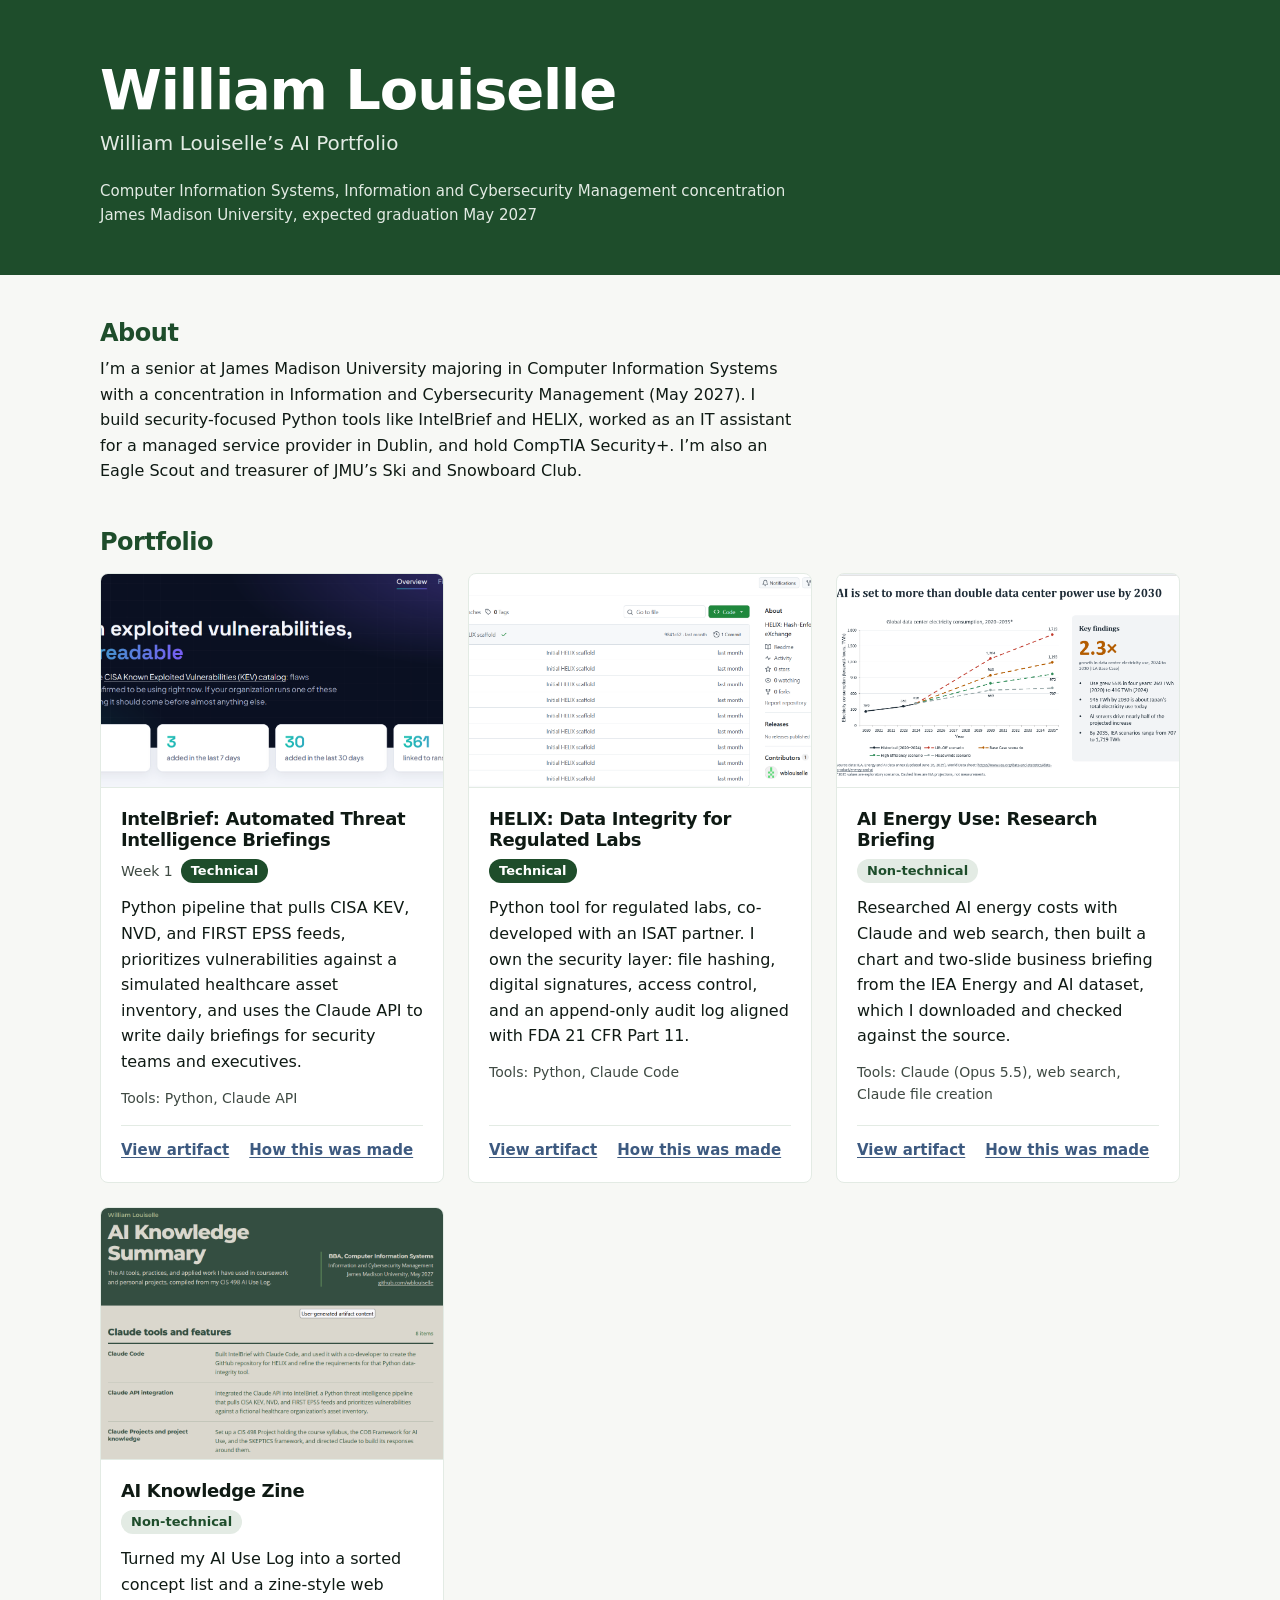
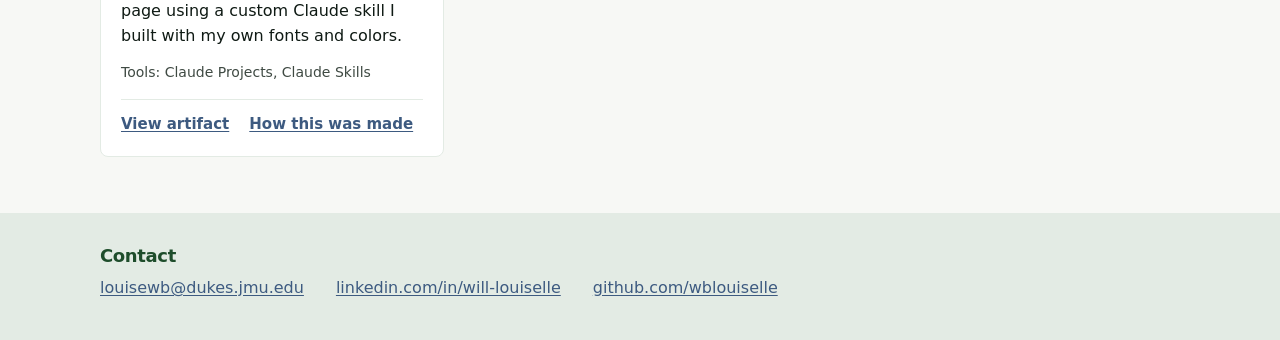
<file: index.html>
<!DOCTYPE html>
<html lang="en">
<head>
  <meta charset="UTF-8">
  <meta name="viewport" content="width=device-width, initial-scale=1">
  <meta name="description" content="Portfolio of William Louiselle, a Computer Information Systems major at James Madison University with a concentration in Information and Cybersecurity Management.">
  <title>William Louiselle | Portfolio</title>
  <link rel="stylesheet" href="style.css">
</head>
<body>
  <a class="skip-link" href="#main">Skip to content</a>

  <header class="site-header">
    <div class="container">
      <h1 class="site-name">William Louiselle</h1>
      <p class="tagline">William Louiselle’s AI Portfolio</p>
      <p class="program">Computer Information Systems, Information and Cybersecurity Management concentration<br>James Madison University, expected graduation May 2027</p>
    </div>
  </header>

  <main id="main">
    <section class="about container" aria-labelledby="about-heading">
      <h2 id="about-heading">About</h2>
      <p>I’m a senior at James Madison University majoring in Computer Information Systems with a concentration in Information and Cybersecurity Management (May 2027). I build security-focused Python tools like IntelBrief and HELIX, worked as an IT assistant for a managed service provider in Dublin, and hold CompTIA Security+. I’m also an Eagle Scout and treasurer of JMU’s Ski and Snowboard Club.</p>
    </section>

    <section class="portfolio container" aria-labelledby="portfolio-heading">
      <h2 id="portfolio-heading">Portfolio</h2>
      <ul id="card-grid" class="card-grid"></ul>
      <noscript><p>Turn on JavaScript to see the portfolio cards.</p></noscript>
    </section>
  </main>

  <footer class="site-footer">
    <div class="container">
      <h2 class="footer-heading">Contact</h2>
      <ul class="contact-list">
        <li><a href="mailto:louisewb@dukes.jmu.edu">louisewb@dukes.jmu.edu</a></li>
        <li><a href="https://www.linkedin.com/in/will-louiselle" target="_blank" rel="noopener noreferrer">linkedin.com/in/will-louiselle</a></li>
        <li><a href="https://github.com/wblouiselle" target="_blank" rel="noopener noreferrer">github.com/wblouiselle</a></li>
      </ul>
    </div>
  </footer>

  <script src="portfolio-data.js"></script>
  <script src="script.js"></script>
</body>
</html>
</file>
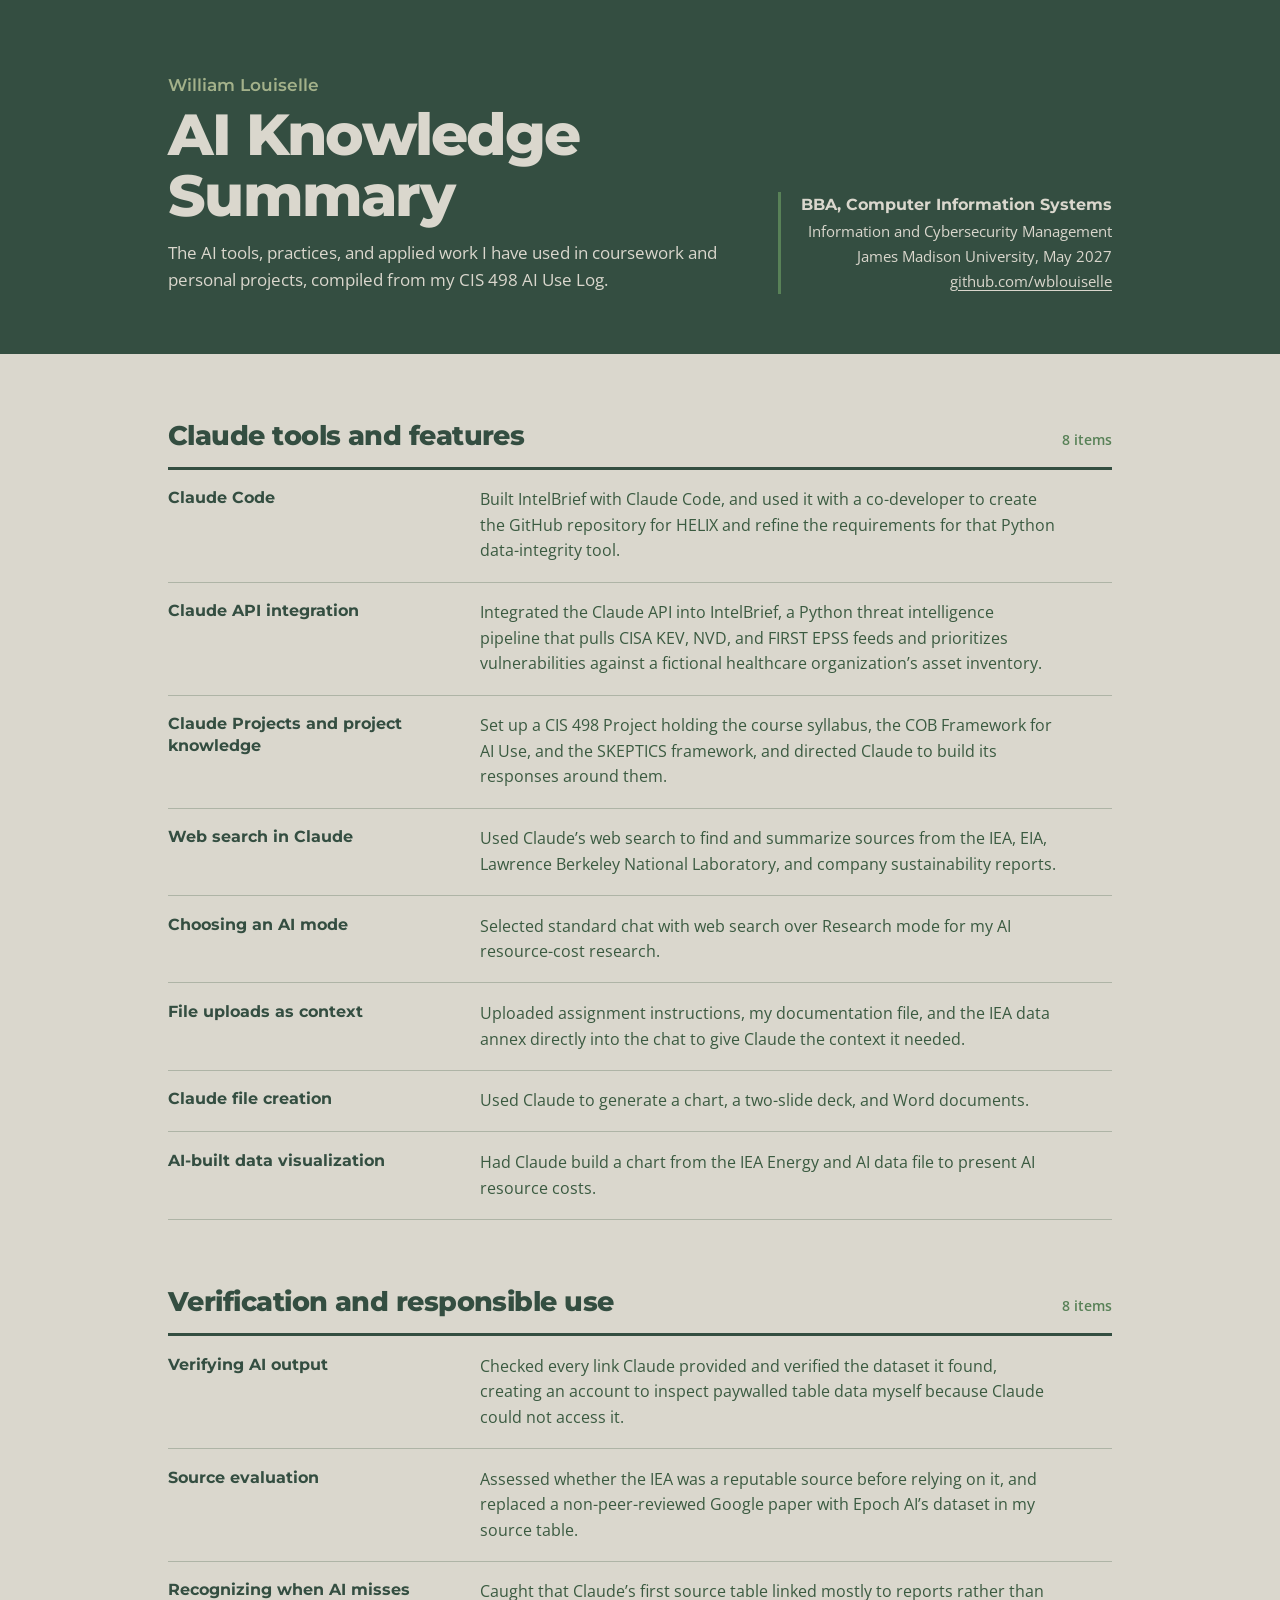
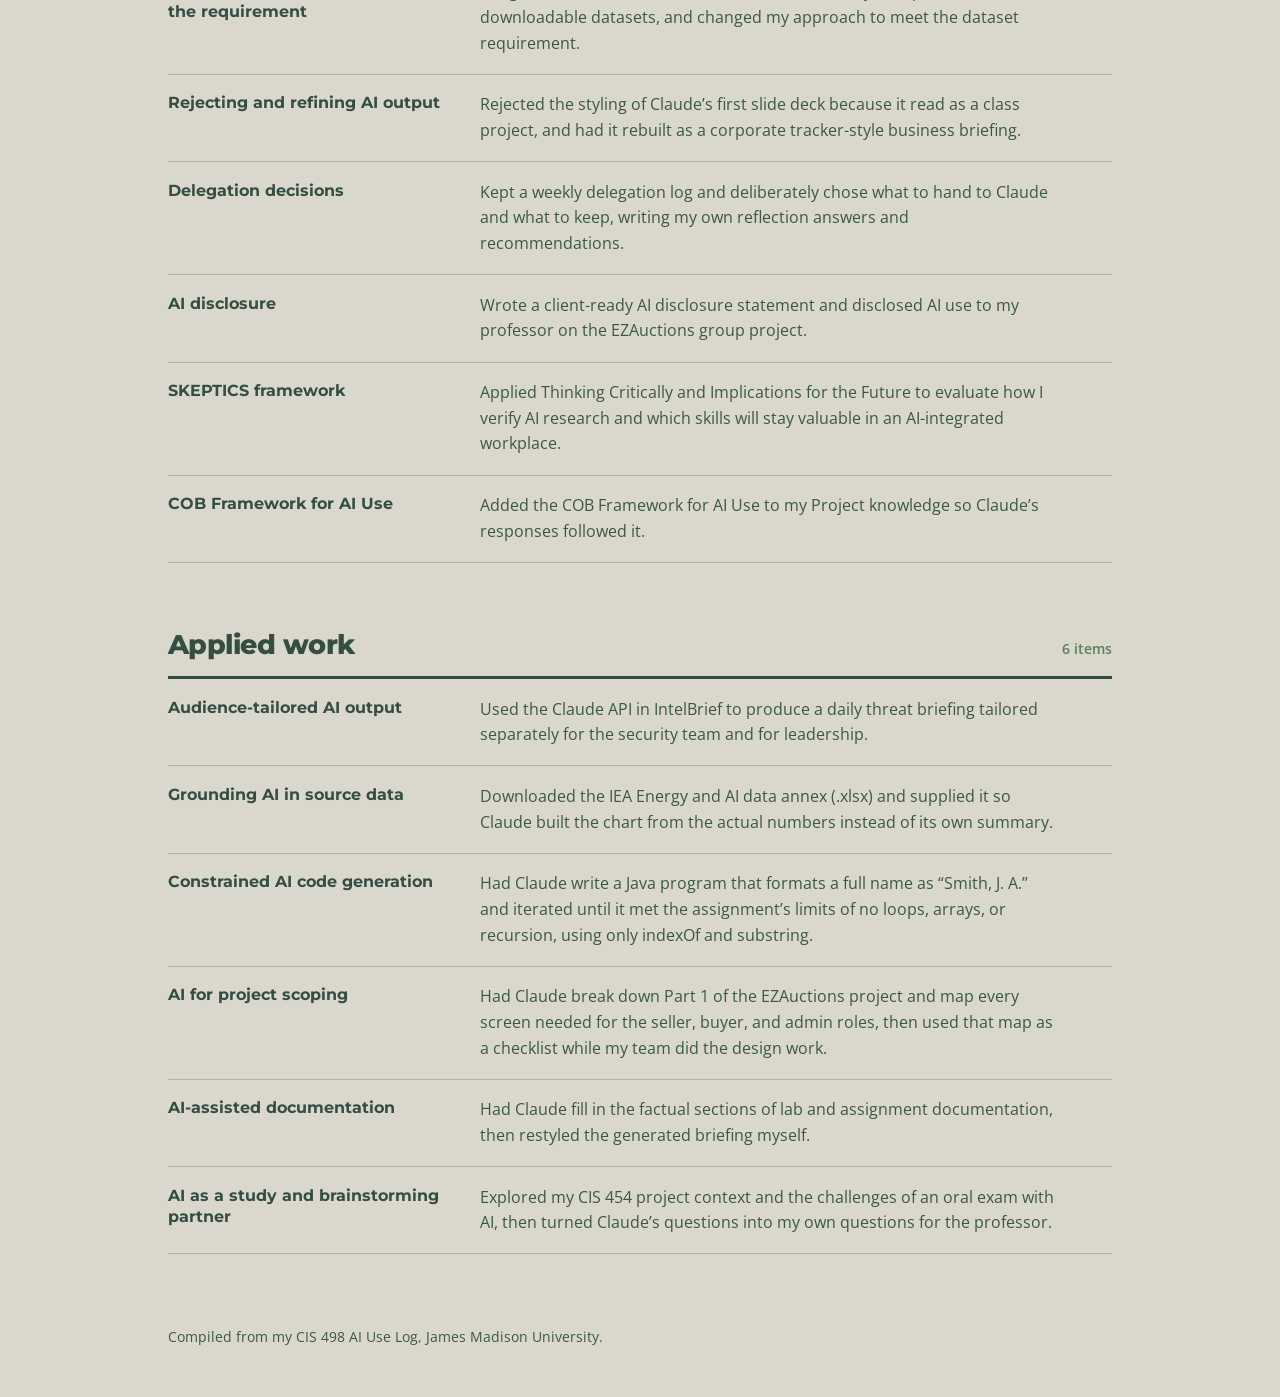
<file: artifacts/AI Knowledge Summary – William Louiselle.html>
<!DOCTYPE html>
<html lang="en">
<head>
<meta charset="UTF-8">
<meta name="viewport" content="width=device-width, initial-scale=1, viewport-fit=cover">
<title>AI Knowledge Summary – William Louiselle</title>
<link rel="preconnect" href="https://fonts.googleapis.com">
<link rel="preconnect" href="https://fonts.gstatic.com" crossorigin>
<link href="https://fonts.googleapis.com/css2?family=Montserrat:wght@600;700;800&family=Open+Sans:wght@400;600&display=swap" rel="stylesheet">
<style>
  :root {
    --dust-grey:    #dad7cd;
    --dry-sage:     #a3b18a;
    --fern:         #588157;
    --hunter-green: #3a5a40;
    --pine-teal:    #344e41;

    --bg: var(--dust-grey);
    --text: var(--hunter-green);
    --heading: var(--pine-teal);
    --rule: rgba(58, 90, 64, 0.28);
    --accent: var(--fern);
    --band: var(--pine-teal);
    --band-text: var(--dust-grey);
    --band-sub: var(--dry-sage);

    --head: 'Montserrat', 'Arial Black', Arial, sans-serif;
    --body: 'Open Sans', Arial, Helvetica, sans-serif;

    color-scheme: light;
    box-sizing: border-box;
    padding-top: env(safe-area-inset-top, 0px);
    padding-bottom: env(safe-area-inset-bottom, 0px);
  }
  @media (prefers-color-scheme: dark) {
    :root:not([data-theme="light"]) {
      --bg: var(--pine-teal);
      --text: var(--dust-grey);
      --heading: var(--dust-grey);
      --rule: rgba(163, 177, 138, 0.3);
      --accent: var(--dry-sage);
      --band: var(--hunter-green);
      color-scheme: dark;
    }
  }
  :root[data-theme="dark"] {
    --bg: var(--pine-teal);
    --text: var(--dust-grey);
    --heading: var(--dust-grey);
    --rule: rgba(163, 177, 138, 0.3);
    --accent: var(--dry-sage);
    --band: var(--hunter-green);
    color-scheme: dark;
  }

  *, *::before, *::after { box-sizing: inherit; }
  html { scroll-padding-top: env(safe-area-inset-top, 0px); }
  body {
    margin: 0;
    background: var(--bg);
    color: var(--text);
    font-family: var(--body);
    font-size: 1rem;
    line-height: 1.6;
  }
  a { color: inherit; text-underline-offset: 3px; }
  a:focus-visible { outline: 2px solid var(--band-sub); outline-offset: 3px; }

  .wrap { max-width: 1040px; margin: 0 auto; padding: 0 clamp(1.25rem, 5vw, 3rem); }

  /* Header */
  header { background: var(--band); color: var(--band-text); }
  header .wrap {
    padding-top: clamp(2.5rem, 6vw, 4.5rem);
    padding-bottom: clamp(2.25rem, 5vw, 3.75rem);
    display: grid;
    grid-template-columns: 1fr auto;
    gap: 1.5rem 3rem;
    align-items: end;
  }
  .name {
    margin: 0;
    font-family: var(--head);
    font-weight: 600;
    font-size: 1.05rem;
    color: var(--band-sub);
  }
  h1 {
    margin: 0.35rem 0 0.9rem;
    font-family: var(--head);
    font-weight: 800;
    font-size: clamp(2.1rem, 6vw, 3.6rem);
    line-height: 1.05;
    letter-spacing: -0.03em;
  }
  .intro { margin: 0; max-width: 56ch; font-size: 1.05rem; }
  .meta {
    margin: 0;
    font-size: 0.92rem;
    line-height: 1.7;
    text-align: right;
    border-left: 3px solid var(--fern);
    padding-left: 1.25rem;
  }
  .meta strong { font-family: var(--head); font-weight: 700; display: block; font-size: 0.98rem; }

  /* Sections */
  main .wrap { padding-top: clamp(2.5rem, 5vw, 3.75rem); padding-bottom: 3rem; }
  section + section { margin-top: clamp(2.75rem, 5vw, 3.75rem); }
  .section-head {
    display: flex;
    align-items: baseline;
    justify-content: space-between;
    gap: 1rem;
    border-bottom: 3px solid var(--heading);
    padding-bottom: 0.6rem;
  }
  h2 {
    margin: 0;
    font-family: var(--head);
    font-weight: 800;
    font-size: clamp(1.35rem, 3vw, 1.7rem);
    letter-spacing: -0.02em;
    color: var(--heading);
  }
  .count { font-size: 0.9rem; color: var(--accent); font-weight: 600; white-space: nowrap; }

  dl { margin: 0; }
  .item {
    display: grid;
    grid-template-columns: minmax(0, 17rem) minmax(0, 1fr);
    gap: 0.35rem 2.5rem;
    padding: 1.1rem 0;
    border-bottom: 1px solid var(--rule);
  }
  dt {
    font-family: var(--head);
    font-weight: 700;
    font-size: 1rem;
    line-height: 1.35;
    color: var(--heading);
  }
  dd { margin: 0; max-width: 64ch; }

  footer .wrap {
    padding-top: 1.5rem;
    padding-bottom: 3rem;
    font-size: 0.88rem;
    color: var(--text);
  }

  @media (max-width: 720px) {
    header .wrap { grid-template-columns: 1fr; }
    .meta { text-align: left; }
    .item { grid-template-columns: 1fr; }
  }
</style>
</head>
<body>

<header>
  <div class="wrap">
    <div>
      <p class="name">William Louiselle</p>
      <h1>AI Knowledge Summary</h1>
      <p class="intro">The AI tools, practices, and applied work I have used in coursework and personal projects, compiled from my CIS 498 AI Use Log.</p>
    </div>
    <p class="meta">
      <strong>BBA, Computer Information Systems</strong>
      Information and Cybersecurity Management<br>
      James Madison University, May 2027<br>
      <a href="https://github.com/wblouiselle" target="_blank" rel="noopener">github.com/wblouiselle</a>
    </p>
  </div>
</header>

<main>
  <div class="wrap">

    <section aria-labelledby="s1">
      <div class="section-head"><h2 id="s1">Claude tools and features</h2><span class="count">8 items</span></div>
      <dl>
        <div class="item"><dt>Claude Code</dt><dd>Built IntelBrief with Claude Code, and used it with a co-developer to create the GitHub repository for HELIX and refine the requirements for that Python data-integrity tool.</dd></div>
        <div class="item"><dt>Claude API integration</dt><dd>Integrated the Claude API into IntelBrief, a Python threat intelligence pipeline that pulls CISA KEV, NVD, and FIRST EPSS feeds and prioritizes vulnerabilities against a fictional healthcare organization’s asset inventory.</dd></div>
        <div class="item"><dt>Claude Projects and project knowledge</dt><dd>Set up a CIS 498 Project holding the course syllabus, the COB Framework for AI Use, and the SKEPTICS framework, and directed Claude to build its responses around them.</dd></div>
        <div class="item"><dt>Web search in Claude</dt><dd>Used Claude’s web search to find and summarize sources from the IEA, EIA, Lawrence Berkeley National Laboratory, and company sustainability reports.</dd></div>
        <div class="item"><dt>Choosing an AI mode</dt><dd>Selected standard chat with web search over Research mode for my AI resource-cost research.</dd></div>
        <div class="item"><dt>File uploads as context</dt><dd>Uploaded assignment instructions, my documentation file, and the IEA data annex directly into the chat to give Claude the context it needed.</dd></div>
        <div class="item"><dt>Claude file creation</dt><dd>Used Claude to generate a chart, a two-slide deck, and Word documents.</dd></div>
        <div class="item"><dt>AI-built data visualization</dt><dd>Had Claude build a chart from the IEA Energy and AI data file to present AI resource costs.</dd></div>
      </dl>
    </section>

    <section aria-labelledby="s2">
      <div class="section-head"><h2 id="s2">Verification and responsible use</h2><span class="count">8 items</span></div>
      <dl>
        <div class="item"><dt>Verifying AI output</dt><dd>Checked every link Claude provided and verified the dataset it found, creating an account to inspect paywalled table data myself because Claude could not access it.</dd></div>
        <div class="item"><dt>Source evaluation</dt><dd>Assessed whether the IEA was a reputable source before relying on it, and replaced a non-peer-reviewed Google paper with Epoch AI’s dataset in my source table.</dd></div>
        <div class="item"><dt>Recognizing when AI misses the requirement</dt><dd>Caught that Claude’s first source table linked mostly to reports rather than downloadable datasets, and changed my approach to meet the dataset requirement.</dd></div>
        <div class="item"><dt>Rejecting and refining AI output</dt><dd>Rejected the styling of Claude’s first slide deck because it read as a class project, and had it rebuilt as a corporate tracker-style business briefing.</dd></div>
        <div class="item"><dt>Delegation decisions</dt><dd>Kept a weekly delegation log and deliberately chose what to hand to Claude and what to keep, writing my own reflection answers and recommendations.</dd></div>
        <div class="item"><dt>AI disclosure</dt><dd>Wrote a client-ready AI disclosure statement and disclosed AI use to my professor on the EZAuctions group project.</dd></div>
        <div class="item"><dt>SKEPTICS framework</dt><dd>Applied Thinking Critically and Implications for the Future to evaluate how I verify AI research and which skills will stay valuable in an AI-integrated workplace.</dd></div>
        <div class="item"><dt>COB Framework for AI Use</dt><dd>Added the COB Framework for AI Use to my Project knowledge so Claude’s responses followed it.</dd></div>
      </dl>
    </section>

    <section aria-labelledby="s3">
      <div class="section-head"><h2 id="s3">Applied work</h2><span class="count">6 items</span></div>
      <dl>
        <div class="item"><dt>Audience-tailored AI output</dt><dd>Used the Claude API in IntelBrief to produce a daily threat briefing tailored separately for the security team and for leadership.</dd></div>
        <div class="item"><dt>Grounding AI in source data</dt><dd>Downloaded the IEA Energy and AI data annex (.xlsx) and supplied it so Claude built the chart from the actual numbers instead of its own summary.</dd></div>
        <div class="item"><dt>Constrained AI code generation</dt><dd>Had Claude write a Java program that formats a full name as “Smith, J. A.” and iterated until it met the assignment’s limits of no loops, arrays, or recursion, using only indexOf and substring.</dd></div>
        <div class="item"><dt>AI for project scoping</dt><dd>Had Claude break down Part 1 of the EZAuctions project and map every screen needed for the seller, buyer, and admin roles, then used that map as a checklist while my team did the design work.</dd></div>
        <div class="item"><dt>AI-assisted documentation</dt><dd>Had Claude fill in the factual sections of lab and assignment documentation, then restyled the generated briefing myself.</dd></div>
        <div class="item"><dt>AI as a study and brainstorming partner</dt><dd>Explored my CIS 454 project context and the challenges of an oral exam with AI, then turned Claude’s questions into my own questions for the professor.</dd></div>
      </dl>
    </section>

  </div>
</main>

<footer>
  <div class="wrap">Compiled from my CIS 498 AI Use Log, James Madison University.</div>
</footer>

</body>
</html>
</file>
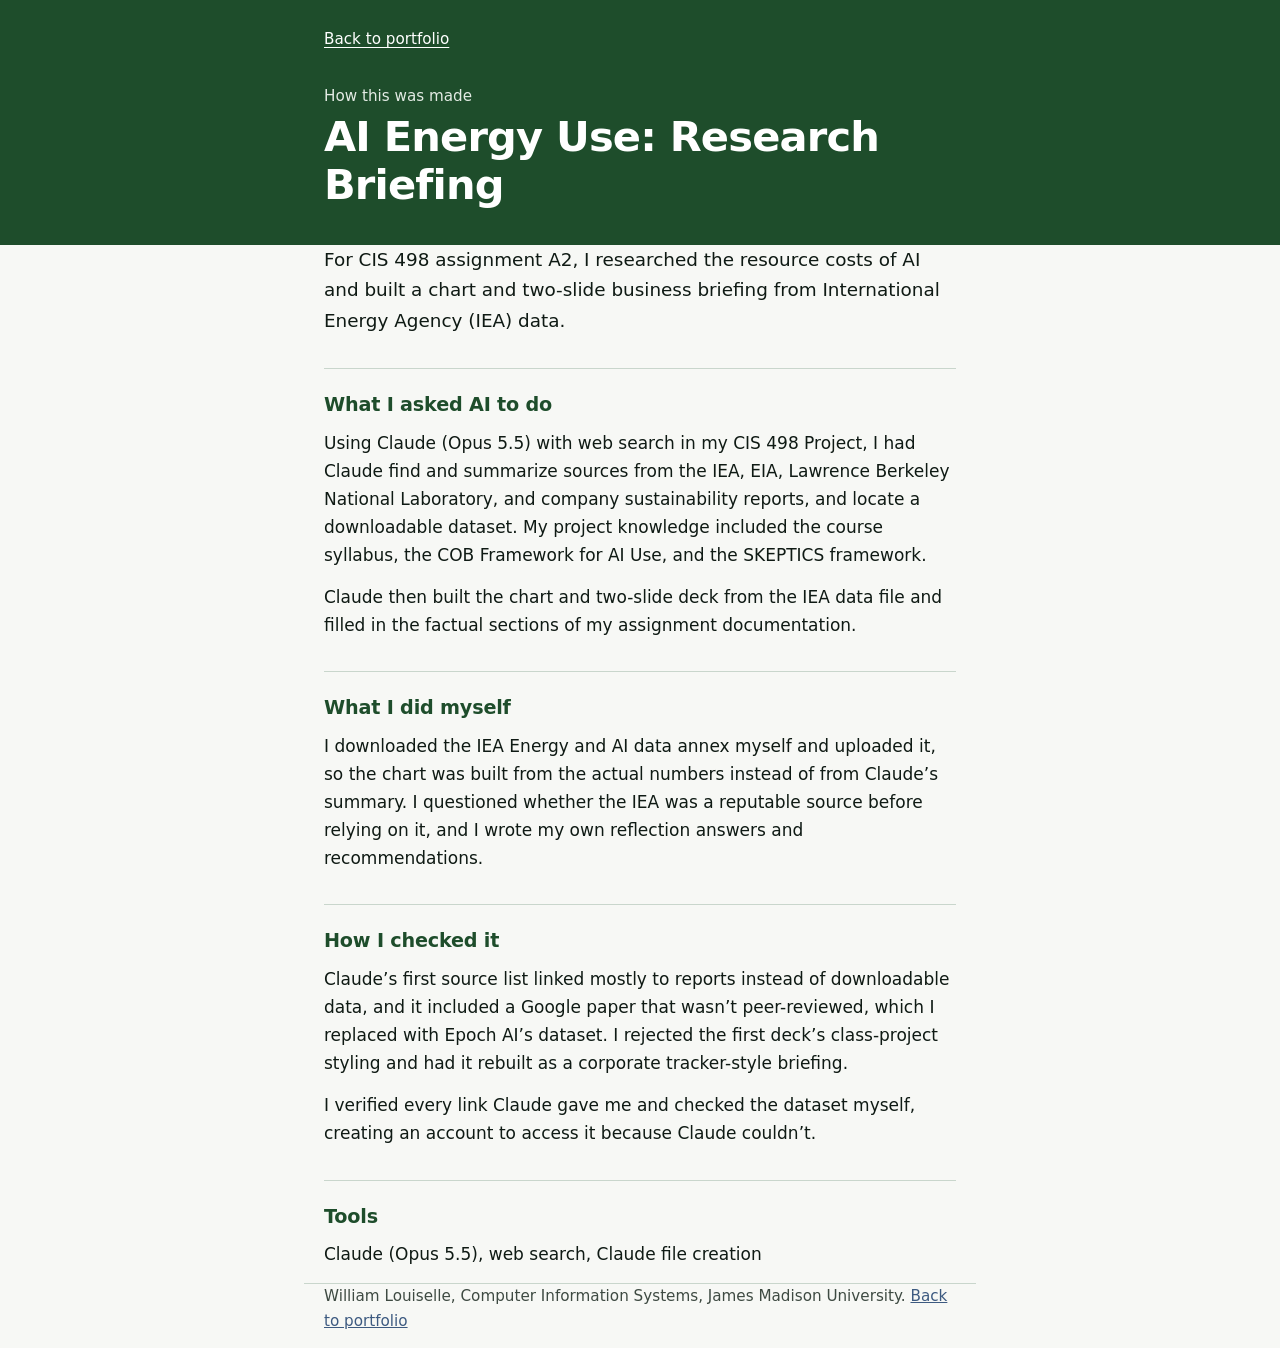
<file: notes/a2-how-made.html>
<!DOCTYPE html>
<html lang="en">
<head>
<meta charset="utf-8">
<meta name="viewport" content="width=device-width, initial-scale=1">
<title>How AI Energy Use: Research Briefing was made | William Louiselle</title>
<style>
:root{--text:#0F1A14;--bg:#F7F8F5;--primary:#1E4D2B;--secondary:#E3EBE4;--accent:#3D5A80;--rule:#C9D6CC;
--head:"Inter Tight",Inter,system-ui,-apple-system,"Segoe UI",Roboto,sans-serif;
--body:Inter,system-ui,-apple-system,"Segoe UI",Roboto,sans-serif}
*{box-sizing:border-box}
body{margin:0;background:var(--bg);color:var(--text);font-family:var(--body);font-size:1.0625rem;line-height:1.65}
.wrap{max-width:42rem;margin:0 auto;padding:0 1.25rem}
.band{background:var(--primary);color:#fff;padding:1.5rem 0 2.25rem}
.band a{color:#fff;text-underline-offset:3px;font-size:.95rem}
.kicker{margin:2rem 0 .25rem;color:var(--secondary);font-size:.95rem}
h1{font-family:var(--head);letter-spacing:-.02em;font-size:clamp(1.9rem,5vw,2.6rem);line-height:1.15;margin:0;font-weight:700}
main{padding:2rem 0 2.5rem}
.intro{font-size:1.15rem;margin:0 0 .5rem}
h2{font-family:var(--head);letter-spacing:-.01em;font-size:1.2rem;color:var(--primary);margin:2rem 0 .5rem;padding-top:1.25rem;border-top:1px solid var(--rule)}
p{margin:0 0 .9rem}
a{color:var(--accent)}
a:focus-visible{outline:3px solid var(--accent);outline-offset:3px;border-radius:2px}
.band a:focus-visible{outline-color:#fff}
.fill{background:#FFF1A8;color:#3a3000;border-bottom:2px dashed #B38F00;padding:0 .2em}
footer{border-top:1px solid var(--rule);padding:1.25rem 0 2.5rem;font-size:.95rem;color:#3E4A42}
</style>
</head>
<body>
<header class="band">
  <div class="wrap">
    <a href="../index.html">Back to portfolio</a>
    <p class="kicker">How this was made</p>
    <h1>AI Energy Use: Research Briefing</h1>
  </div>
</header>
<main class="wrap">
<p class="intro">For CIS 498 assignment A2, I researched the resource costs of AI and built a chart and two-slide business briefing from International Energy Agency (IEA) data.</p>
<h2>What I asked AI to do</h2>
<p>Using Claude (Opus 5.5) with web search in my CIS 498 Project, I had Claude find and summarize sources from the IEA, EIA, Lawrence Berkeley National Laboratory, and company sustainability reports, and locate a downloadable dataset. My project knowledge included the course syllabus, the COB Framework for AI Use, and the SKEPTICS framework.</p>
<p>Claude then built the chart and two-slide deck from the IEA data file and filled in the factual sections of my assignment documentation.</p>
<h2>What I did myself</h2>
<p>I downloaded the IEA Energy and AI data annex myself and uploaded it, so the chart was built from the actual numbers instead of from Claude’s summary. I questioned whether the IEA was a reputable source before relying on it, and I wrote my own reflection answers and recommendations.</p>
<h2>How I checked it</h2>
<p>Claude’s first source list linked mostly to reports instead of downloadable data, and it included a Google paper that wasn’t peer-reviewed, which I replaced with Epoch AI’s dataset. I rejected the first deck’s class-project styling and had it rebuilt as a corporate tracker-style briefing.</p>
<p>I verified every link Claude gave me and checked the dataset myself, creating an account to access it because Claude couldn’t.</p>
<h2>Tools</h2>
<p>Claude (Opus 5.5), web search, Claude file creation</p>
</main>
<footer class="wrap">
  <p>William Louiselle, Computer Information Systems, James Madison University. <a href="../index.html">Back to portfolio</a></p>
</footer>
</body>
</html>
</file>
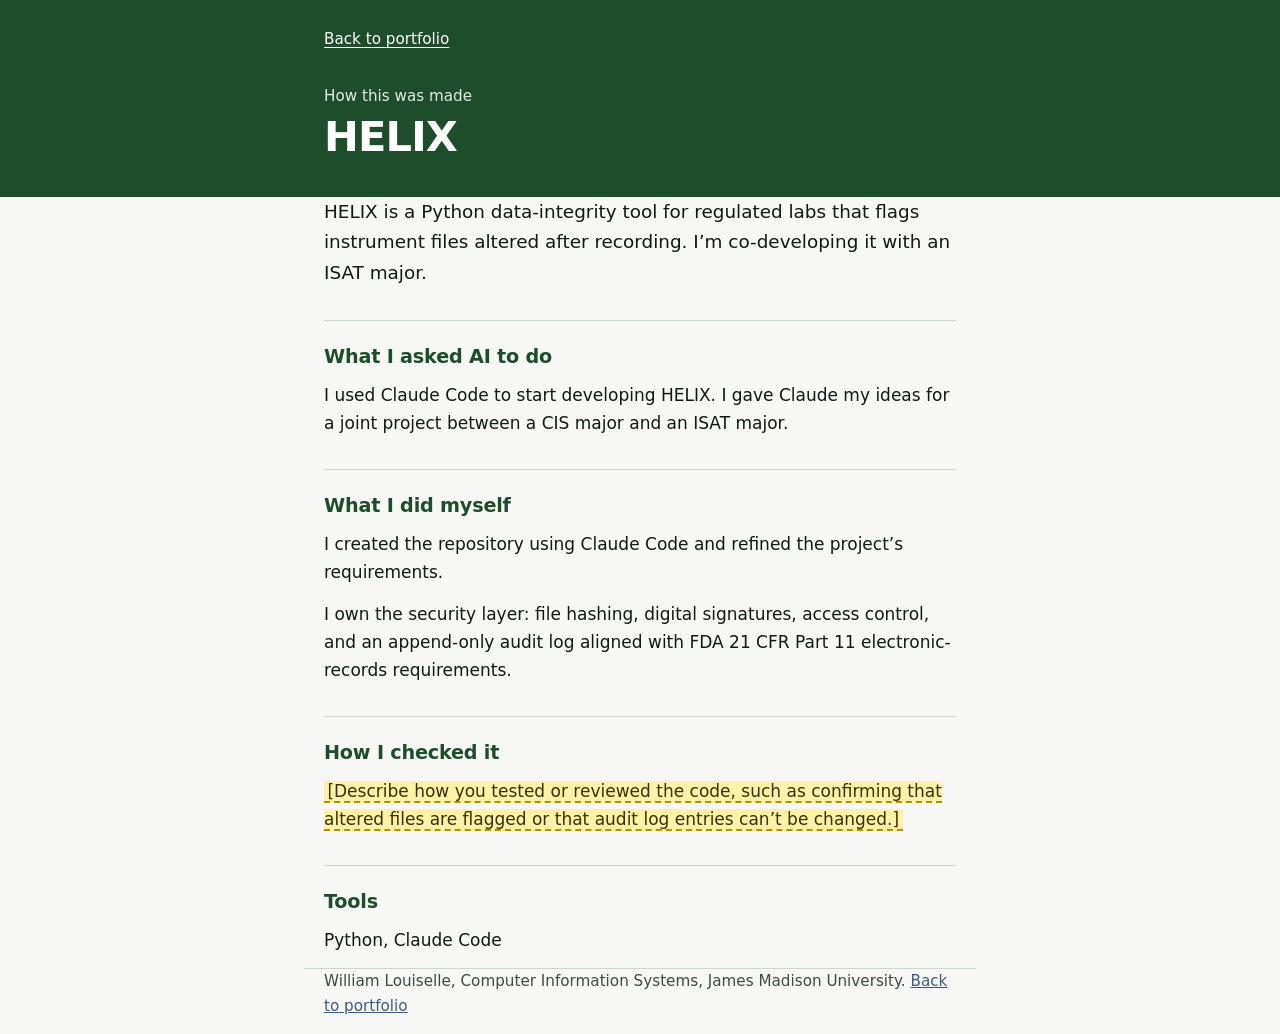
<file: notes/helix-how-made.html>
<!DOCTYPE html>
<html lang="en">
<head>
<meta charset="utf-8">
<meta name="viewport" content="width=device-width, initial-scale=1">
<title>How HELIX was made | William Louiselle</title>
<style>
:root{--text:#0F1A14;--bg:#F7F8F5;--primary:#1E4D2B;--secondary:#E3EBE4;--accent:#3D5A80;--rule:#C9D6CC;
--head:"Inter Tight",Inter,system-ui,-apple-system,"Segoe UI",Roboto,sans-serif;
--body:Inter,system-ui,-apple-system,"Segoe UI",Roboto,sans-serif}
*{box-sizing:border-box}
body{margin:0;background:var(--bg);color:var(--text);font-family:var(--body);font-size:1.0625rem;line-height:1.65}
.wrap{max-width:42rem;margin:0 auto;padding:0 1.25rem}
.band{background:var(--primary);color:#fff;padding:1.5rem 0 2.25rem}
.band a{color:#fff;text-underline-offset:3px;font-size:.95rem}
.kicker{margin:2rem 0 .25rem;color:var(--secondary);font-size:.95rem}
h1{font-family:var(--head);letter-spacing:-.02em;font-size:clamp(1.9rem,5vw,2.6rem);line-height:1.15;margin:0;font-weight:700}
main{padding:2rem 0 2.5rem}
.intro{font-size:1.15rem;margin:0 0 .5rem}
h2{font-family:var(--head);letter-spacing:-.01em;font-size:1.2rem;color:var(--primary);margin:2rem 0 .5rem;padding-top:1.25rem;border-top:1px solid var(--rule)}
p{margin:0 0 .9rem}
a{color:var(--accent)}
a:focus-visible{outline:3px solid var(--accent);outline-offset:3px;border-radius:2px}
.band a:focus-visible{outline-color:#fff}
.fill{background:#FFF1A8;color:#3a3000;border-bottom:2px dashed #B38F00;padding:0 .2em}
footer{border-top:1px solid var(--rule);padding:1.25rem 0 2.5rem;font-size:.95rem;color:#3E4A42}
</style>
</head>
<body>
<header class="band">
  <div class="wrap">
    <a href="../index.html">Back to portfolio</a>
    <p class="kicker">How this was made</p>
    <h1>HELIX</h1>
  </div>
</header>
<main class="wrap">
<p class="intro">HELIX is a Python data-integrity tool for regulated labs that flags instrument files altered after recording. I’m co-developing it with an ISAT major.</p>
<h2>What I asked AI to do</h2>
<p>I used Claude Code to start developing HELIX. I gave Claude my ideas for a joint project between a CIS major and an ISAT major.</p>
<h2>What I did myself</h2>
<p>I created the repository using Claude Code and refined the project’s requirements.</p>
<p>I own the security layer: file hashing, digital signatures, access control, and an append-only audit log aligned with FDA 21 CFR Part 11 electronic-records requirements.</p>
<h2>How I checked it</h2>
<p><span class="fill">[Describe how you tested or reviewed the code, such as confirming that altered files are flagged or that audit log entries can’t be changed.]</span></p>
<h2>Tools</h2>
<p>Python, Claude Code</p>
</main>
<footer class="wrap">
  <p>William Louiselle, Computer Information Systems, James Madison University. <a href="../index.html">Back to portfolio</a></p>
</footer>
</body>
</html>
</file>
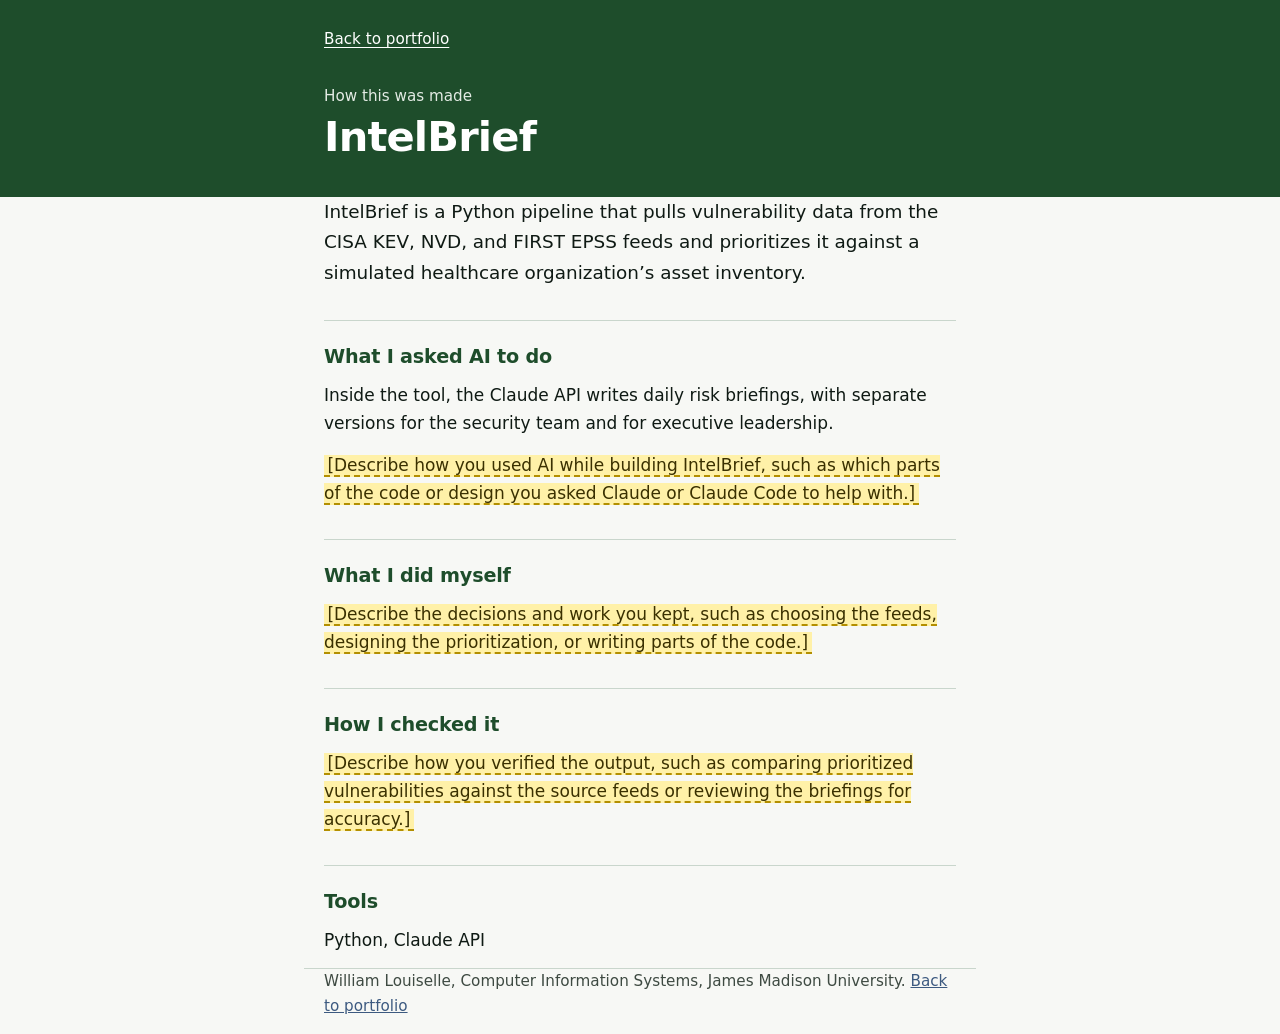
<file: notes/intelbrief-how-made.html>
<!DOCTYPE html>
<html lang="en">
<head>
<meta charset="utf-8">
<meta name="viewport" content="width=device-width, initial-scale=1">
<title>How IntelBrief was made | William Louiselle</title>
<style>
:root{--text:#0F1A14;--bg:#F7F8F5;--primary:#1E4D2B;--secondary:#E3EBE4;--accent:#3D5A80;--rule:#C9D6CC;
--head:"Inter Tight",Inter,system-ui,-apple-system,"Segoe UI",Roboto,sans-serif;
--body:Inter,system-ui,-apple-system,"Segoe UI",Roboto,sans-serif}
*{box-sizing:border-box}
body{margin:0;background:var(--bg);color:var(--text);font-family:var(--body);font-size:1.0625rem;line-height:1.65}
.wrap{max-width:42rem;margin:0 auto;padding:0 1.25rem}
.band{background:var(--primary);color:#fff;padding:1.5rem 0 2.25rem}
.band a{color:#fff;text-underline-offset:3px;font-size:.95rem}
.kicker{margin:2rem 0 .25rem;color:var(--secondary);font-size:.95rem}
h1{font-family:var(--head);letter-spacing:-.02em;font-size:clamp(1.9rem,5vw,2.6rem);line-height:1.15;margin:0;font-weight:700}
main{padding:2rem 0 2.5rem}
.intro{font-size:1.15rem;margin:0 0 .5rem}
h2{font-family:var(--head);letter-spacing:-.01em;font-size:1.2rem;color:var(--primary);margin:2rem 0 .5rem;padding-top:1.25rem;border-top:1px solid var(--rule)}
p{margin:0 0 .9rem}
a{color:var(--accent)}
a:focus-visible{outline:3px solid var(--accent);outline-offset:3px;border-radius:2px}
.band a:focus-visible{outline-color:#fff}
.fill{background:#FFF1A8;color:#3a3000;border-bottom:2px dashed #B38F00;padding:0 .2em}
footer{border-top:1px solid var(--rule);padding:1.25rem 0 2.5rem;font-size:.95rem;color:#3E4A42}
</style>
</head>
<body>
<header class="band">
  <div class="wrap">
    <a href="../index.html">Back to portfolio</a>
    <p class="kicker">How this was made</p>
    <h1>IntelBrief</h1>
  </div>
</header>
<main class="wrap">
<p class="intro">IntelBrief is a Python pipeline that pulls vulnerability data from the CISA KEV, NVD, and FIRST EPSS feeds and prioritizes it against a simulated healthcare organization’s asset inventory.</p>
<h2>What I asked AI to do</h2>
<p>Inside the tool, the Claude API writes daily risk briefings, with separate versions for the security team and for executive leadership.</p>
<p><span class="fill">[Describe how you used AI while building IntelBrief, such as which parts of the code or design you asked Claude or Claude Code to help with.]</span></p>
<h2>What I did myself</h2>
<p><span class="fill">[Describe the decisions and work you kept, such as choosing the feeds, designing the prioritization, or writing parts of the code.]</span></p>
<h2>How I checked it</h2>
<p><span class="fill">[Describe how you verified the output, such as comparing prioritized vulnerabilities against the source feeds or reviewing the briefings for accuracy.]</span></p>
<h2>Tools</h2>
<p>Python, Claude API</p>
</main>
<footer class="wrap">
  <p>William Louiselle, Computer Information Systems, James Madison University. <a href="../index.html">Back to portfolio</a></p>
</footer>
</body>
</html>
</file>
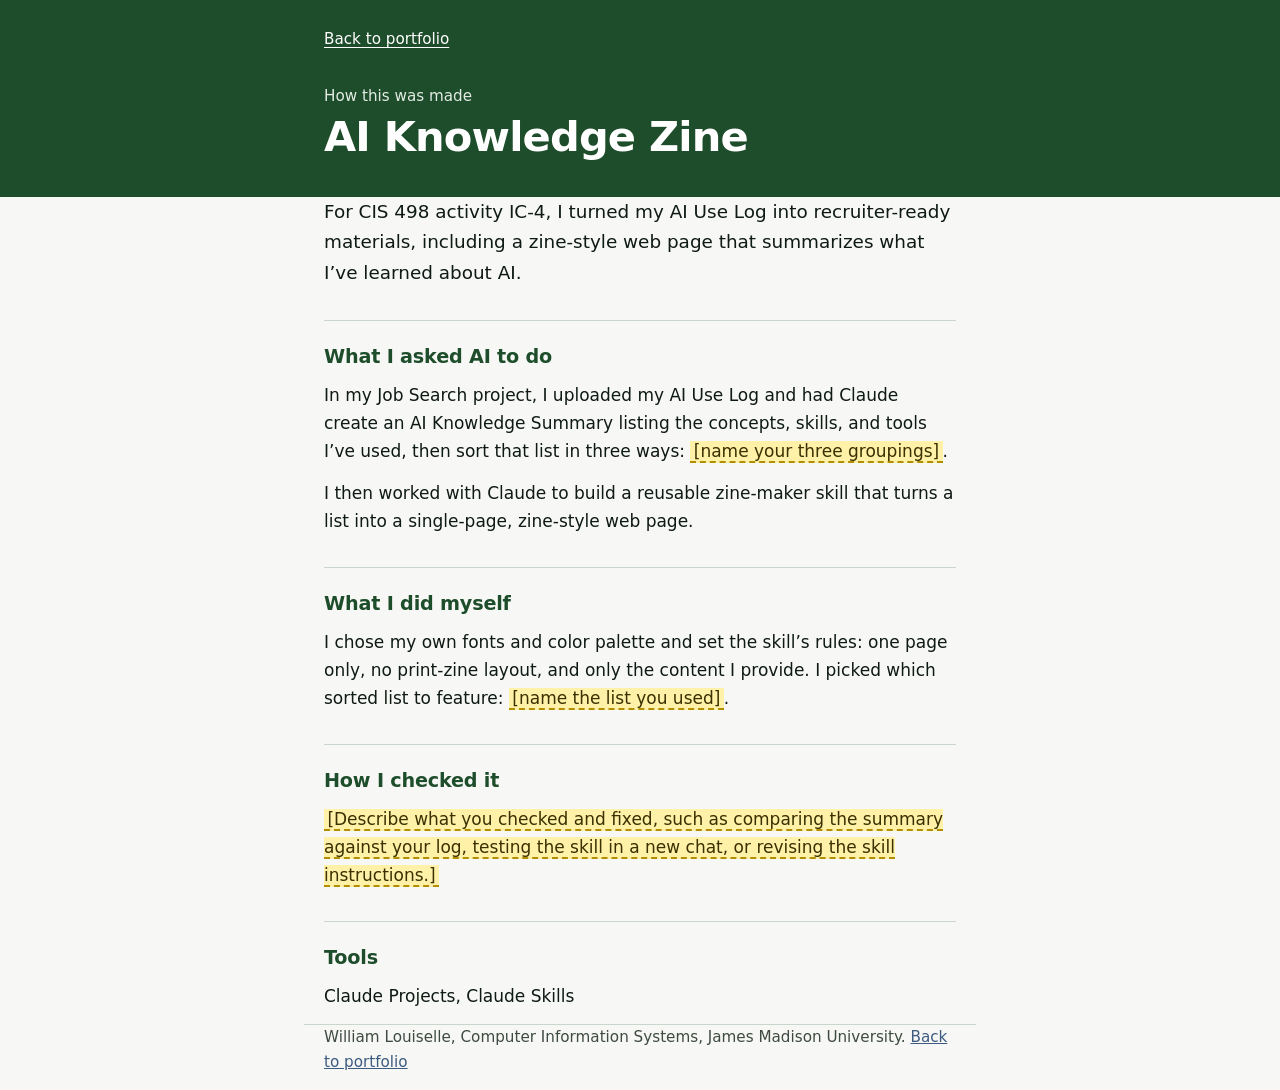
<file: notes/zine-how-made.html>
<!DOCTYPE html>
<html lang="en">
<head>
<meta charset="utf-8">
<meta name="viewport" content="width=device-width, initial-scale=1">
<title>How AI Knowledge Zine was made | William Louiselle</title>
<style>
:root{--text:#0F1A14;--bg:#F7F8F5;--primary:#1E4D2B;--secondary:#E3EBE4;--accent:#3D5A80;--rule:#C9D6CC;
--head:"Inter Tight",Inter,system-ui,-apple-system,"Segoe UI",Roboto,sans-serif;
--body:Inter,system-ui,-apple-system,"Segoe UI",Roboto,sans-serif}
*{box-sizing:border-box}
body{margin:0;background:var(--bg);color:var(--text);font-family:var(--body);font-size:1.0625rem;line-height:1.65}
.wrap{max-width:42rem;margin:0 auto;padding:0 1.25rem}
.band{background:var(--primary);color:#fff;padding:1.5rem 0 2.25rem}
.band a{color:#fff;text-underline-offset:3px;font-size:.95rem}
.kicker{margin:2rem 0 .25rem;color:var(--secondary);font-size:.95rem}
h1{font-family:var(--head);letter-spacing:-.02em;font-size:clamp(1.9rem,5vw,2.6rem);line-height:1.15;margin:0;font-weight:700}
main{padding:2rem 0 2.5rem}
.intro{font-size:1.15rem;margin:0 0 .5rem}
h2{font-family:var(--head);letter-spacing:-.01em;font-size:1.2rem;color:var(--primary);margin:2rem 0 .5rem;padding-top:1.25rem;border-top:1px solid var(--rule)}
p{margin:0 0 .9rem}
a{color:var(--accent)}
a:focus-visible{outline:3px solid var(--accent);outline-offset:3px;border-radius:2px}
.band a:focus-visible{outline-color:#fff}
.fill{background:#FFF1A8;color:#3a3000;border-bottom:2px dashed #B38F00;padding:0 .2em}
footer{border-top:1px solid var(--rule);padding:1.25rem 0 2.5rem;font-size:.95rem;color:#3E4A42}
</style>
</head>
<body>
<header class="band">
  <div class="wrap">
    <a href="../index.html">Back to portfolio</a>
    <p class="kicker">How this was made</p>
    <h1>AI Knowledge Zine</h1>
  </div>
</header>
<main class="wrap">
<p class="intro">For CIS 498 activity IC-4, I turned my AI Use Log into recruiter-ready materials, including a zine-style web page that summarizes what I’ve learned about AI.</p>
<h2>What I asked AI to do</h2>
<p>In my Job Search project, I uploaded my AI Use Log and had Claude create an AI Knowledge Summary listing the concepts, skills, and tools I’ve used, then sort that list in three ways: <span class="fill">[name your three groupings]</span>.</p>
<p>I then worked with Claude to build a reusable zine-maker skill that turns a list into a single-page, zine-style web page.</p>
<h2>What I did myself</h2>
<p>I chose my own fonts and color palette and set the skill’s rules: one page only, no print-zine layout, and only the content I provide. I picked which sorted list to feature: <span class="fill">[name the list you used]</span>.</p>
<h2>How I checked it</h2>
<p><span class="fill">[Describe what you checked and fixed, such as comparing the summary against your log, testing the skill in a new chat, or revising the skill instructions.]</span></p>
<h2>Tools</h2>
<p>Claude Projects, Claude Skills</p>
</main>
<footer class="wrap">
  <p>William Louiselle, Computer Information Systems, James Madison University. <a href="../index.html">Back to portfolio</a></p>
</footer>
</body>
</html>
</file>
<file: style.css>
/* ===== Design tokens ===== */
:root {
  --color-text: #0F1A14;
  --color-bg: #F7F8F5;
  --color-primary: #1E4D2B;
  --color-secondary: #E3EBE4;
  --color-accent: #3D5A80;
  --color-surface: #FFFFFF;
  --color-muted: #3F4A43;

  --font-heading: "Inter Tight", Inter, system-ui, -apple-system, "Segoe UI", Roboto, sans-serif;
  --font-body: Inter, system-ui, -apple-system, "Segoe UI", Roboto, sans-serif;

  --max-width: 1120px;
  --radius-card: 8px;
}

/* ===== Base ===== */
*,
*::before,
*::after {
  box-sizing: border-box;
}

html {
  -webkit-text-size-adjust: 100%;
}

body {
  margin: 0;
  font-family: var(--font-body);
  font-size: 1rem;
  line-height: 1.6;
  color: var(--color-text);
  background: var(--color-bg);
}

h1,
h2,
h3 {
  font-family: var(--font-heading);
  letter-spacing: -0.02em;
  line-height: 1.2;
  margin: 0 0 0.5rem;
}

img {
  display: block;
  max-width: 100%;
}

a {
  color: var(--color-accent);
  text-underline-offset: 0.15em;
}

a:hover {
  text-decoration-thickness: 2px;
}

a:focus-visible {
  outline: 3px solid var(--color-accent);
  outline-offset: 2px;
  border-radius: 2px;
}

.container {
  width: 100%;
  max-width: var(--max-width);
  margin: 0 auto;
  padding: 0 1.25rem;
}

/* ===== Skip link ===== */
.skip-link {
  position: absolute;
  left: -9999px;
  top: 0;
  z-index: 10;
  padding: 0.5rem 1rem;
  background: var(--color-surface);
  color: var(--color-accent);
}

.skip-link:focus {
  left: 1rem;
  top: 1rem;
}

/* ===== Header ===== */
.site-header {
  background: var(--color-primary);
  color: #FFFFFF;
  padding: 3.5rem 0 3rem;
}

.site-name {
  font-size: clamp(2.25rem, 6vw, 3.5rem);
  font-weight: 700;
  margin-bottom: 0.25rem;
}

.tagline {
  margin: 0 0 1.25rem;
  font-size: 1.25rem;
  color: var(--color-secondary);
}

.program {
  margin: 0;
  font-size: 0.9375rem;
  color: var(--color-secondary);
}

/* ===== Main sections ===== */
main {
  padding: 2.75rem 0 3.5rem;
}

.portfolio {
  margin-top: 2.75rem;
}

.about h2,
.portfolio h2 {
  font-size: 1.5rem;
  color: var(--color-primary);
}

.about p {
  max-width: 68ch;
  margin: 0;
}

/* ===== Card grid: 1 across on phone, 2 on tablet, 3 on desktop ===== */
.card-grid {
  list-style: none;
  margin: 1rem 0 0;
  padding: 0;
  display: grid;
  grid-template-columns: 1fr;
  gap: 1.5rem;
}

@media (min-width: 640px) {
  .card-grid {
    grid-template-columns: repeat(2, 1fr);
  }
}

@media (min-width: 960px) {
  .card-grid {
    grid-template-columns: repeat(3, 1fr);
  }
}

.card {
  display: flex;
}

.card-inner {
  display: flex;
  flex-direction: column;
  width: 100%;
  background: var(--color-surface);
  border: 1px solid var(--color-secondary);
  border-radius: var(--radius-card);
  overflow: hidden;
}

.card-image {
  margin: 0;
  aspect-ratio: 16 / 10;
  background: var(--color-secondary);
  border-bottom: 1px solid var(--color-secondary);
}

.card-image img {
  width: 100%;
  height: 100%;
  object-fit: cover;
  object-position: top;
}

.card-body {
  display: flex;
  flex-direction: column;
  flex: 1;
  padding: 1.25rem;
}

.card-title {
  font-size: 1.125rem;
  color: var(--color-text);
}

.card-meta {
  display: flex;
  flex-wrap: wrap;
  align-items: center;
  gap: 0.5rem;
  margin: 0 0 0.75rem;
  font-size: 0.875rem;
  color: var(--color-muted);
}

.badge {
  display: inline-block;
  padding: 0.125rem 0.625rem;
  border-radius: 999px;
  font-size: 0.8125rem;
  font-weight: 600;
}

.badge-technical {
  background: var(--color-primary);
  color: #FFFFFF;
}

.badge-non-technical {
  background: var(--color-secondary);
  color: var(--color-primary);
}

.card-summary {
  margin: 0 0 0.75rem;
}

.card-tools {
  margin: 0 0 1rem;
  font-size: 0.875rem;
  color: var(--color-muted);
}

.card-links {
  display: flex;
  flex-wrap: wrap;
  gap: 0.5rem 1.25rem;
  margin-top: auto;
  padding-top: 0.75rem;
  border-top: 1px solid var(--color-secondary);
}

.card-link {
  font-size: 0.9375rem;
  font-weight: 600;
}

/* ===== Footer ===== */
.site-footer {
  background: var(--color-secondary);
  padding: 2rem 0 2.5rem;
}

.footer-heading {
  font-size: 1.125rem;
  color: var(--color-primary);
}

.contact-list {
  list-style: none;
  margin: 0;
  padding: 0;
  display: flex;
  flex-wrap: wrap;
  gap: 0.5rem 2rem;
}

.contact-list a {
  overflow-wrap: anywhere;
}
</file>
